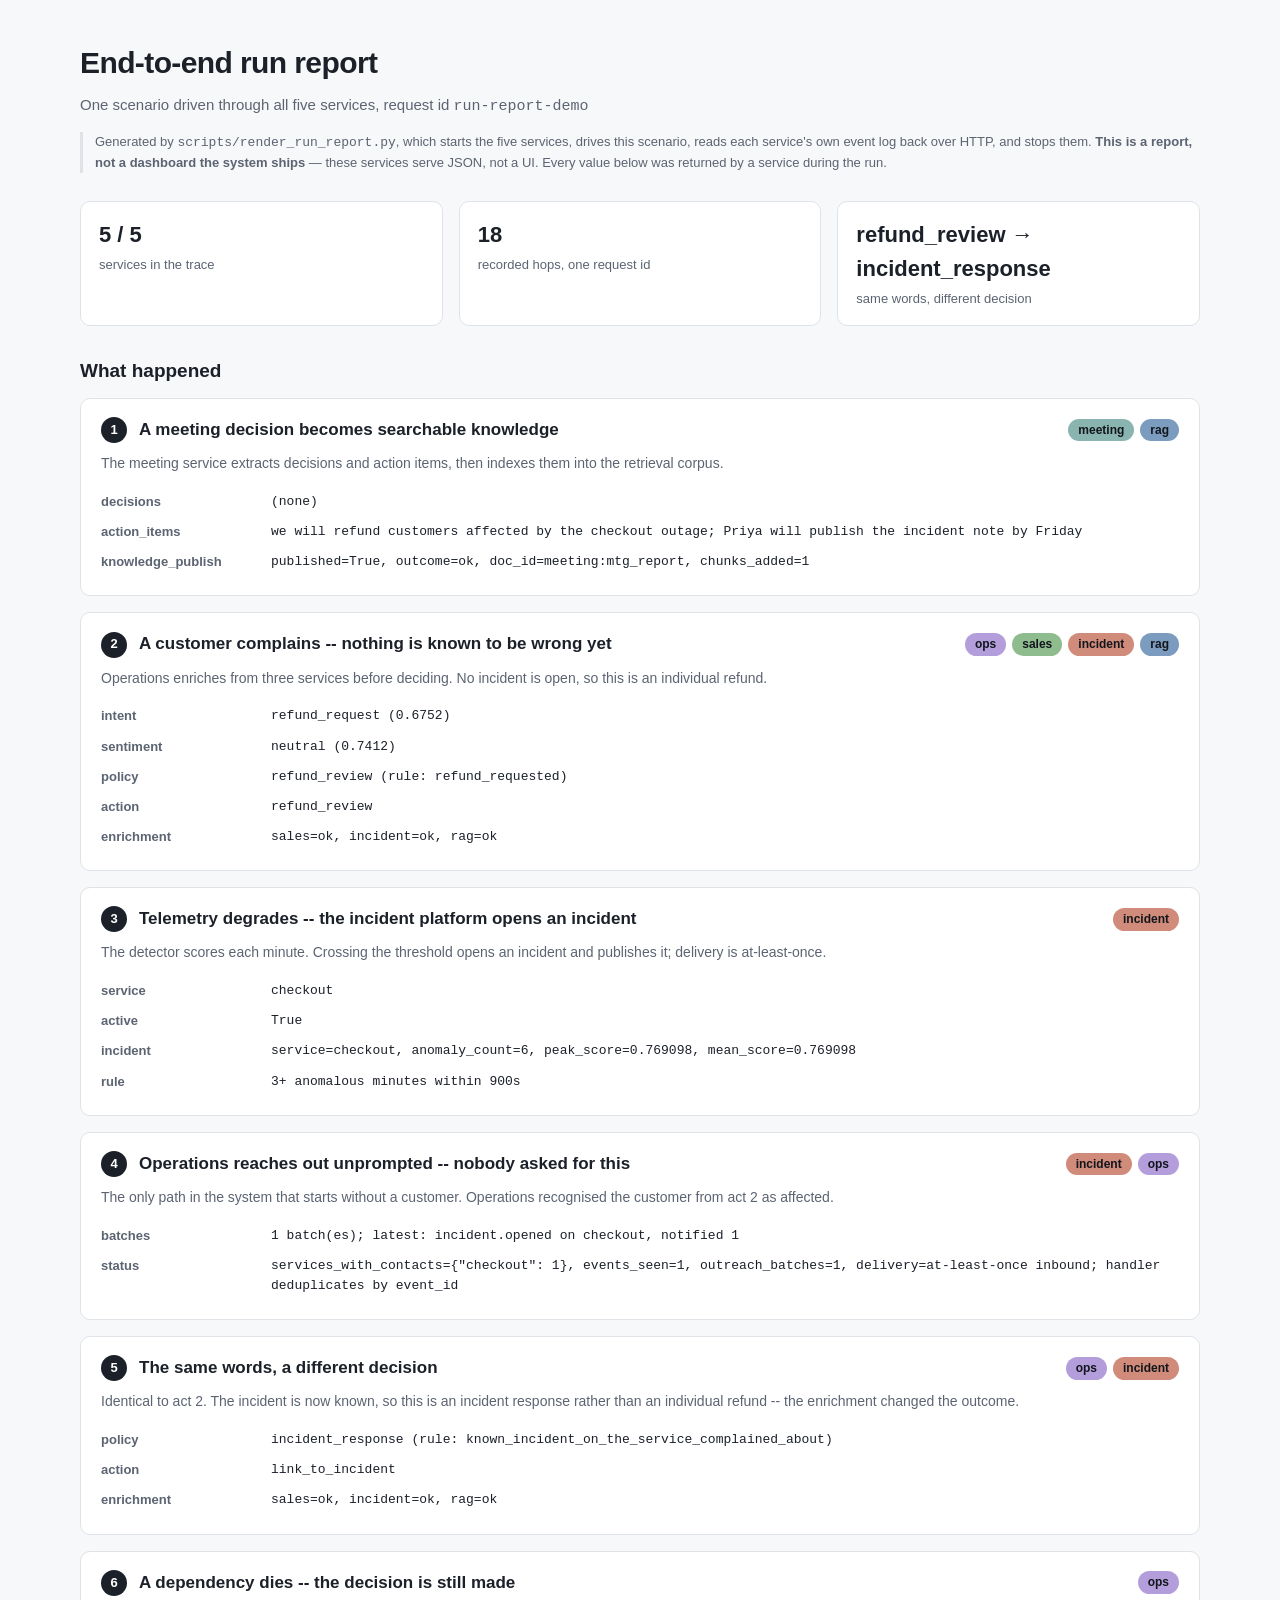
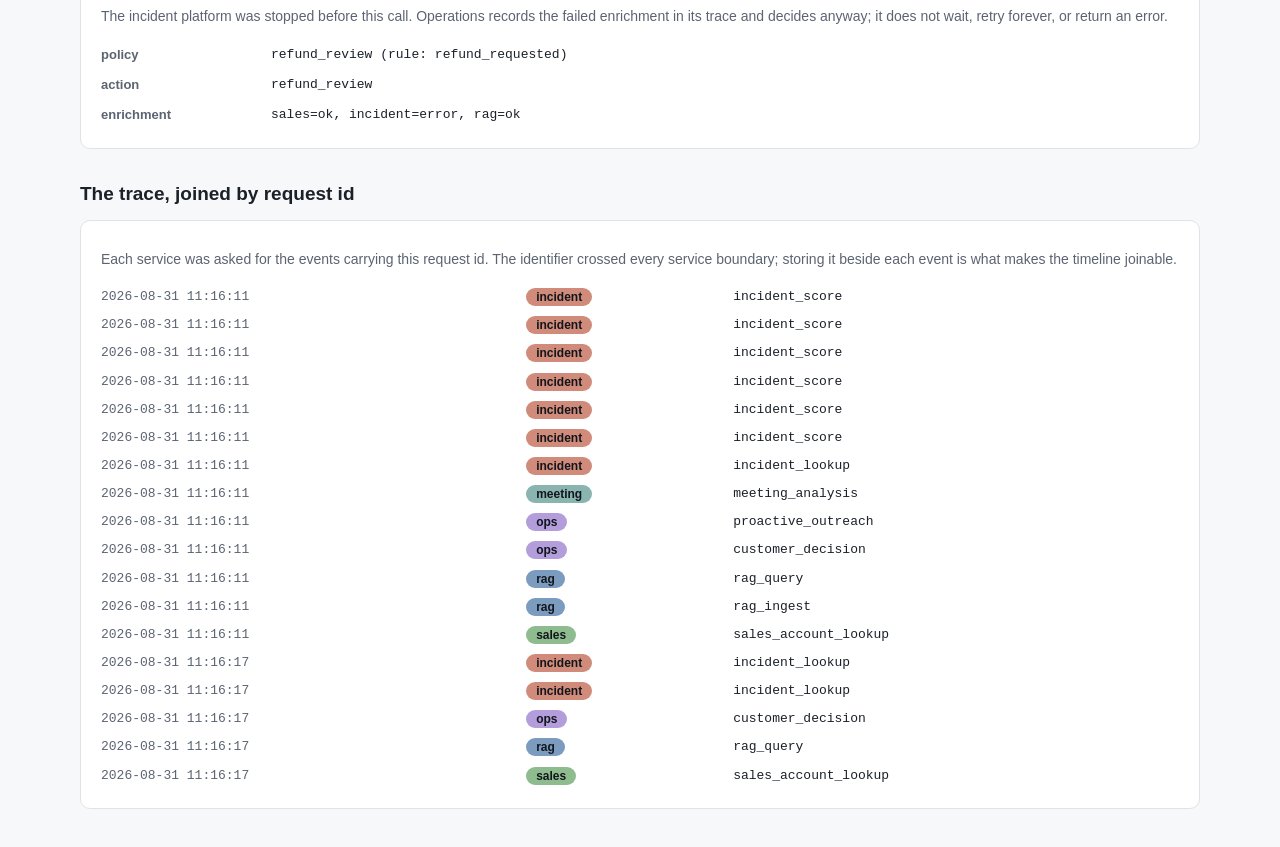
<file: docs/assets/run-report.html>
<!doctype html>
<html lang="en">
<head>
<meta charset="utf-8">
<title>End-to-end run report</title>
<style>
  :root { --ink:#1b2029; --dim:#5c6472; --line:#dfe3e8; --bg:#f7f8f9; }
  * { box-sizing:border-box; }
  body { margin:0; padding:40px; background:var(--bg); color:var(--ink);
         font:15px/1.55 -apple-system,BlinkMacSystemFont,"Segoe UI",Roboto,sans-serif; }
  .wrap { max-width:1120px; margin:0 auto; }
  h1 { font-size:30px; margin:0 0 6px; letter-spacing:-0.02em; }
  .sub { color:var(--dim); margin:0 0 4px; }
  .note { color:var(--dim); font-size:13px; margin:14px 0 28px;
           border-left:3px solid var(--line); padding-left:12px; }
  .headline { display:flex; gap:16px; margin:0 0 28px; flex-wrap:wrap; }
  .card { background:#fff; border:1px solid var(--line); border-radius:10px;
           padding:16px 18px; flex:1; min-width:210px; }
  .card b { display:block; font-size:22px; }
  .card span { color:var(--dim); font-size:13px; }
  .act { background:#fff; border:1px solid var(--line); border-radius:10px;
          padding:18px 20px; margin:0 0 16px; }
  .act-head { display:flex; align-items:center; gap:12px; flex-wrap:wrap; }
  .num { background:var(--ink); color:#fff; width:26px; height:26px;
          border-radius:50%; display:grid; place-items:center;
          font-size:13px; font-weight:700; flex:none; }
  .act h3 { font-size:17px; margin:0; flex:1; }
  .chips { display:flex; gap:6px; flex-wrap:wrap; }
  .chip { background:var(--c); color:#12161c; border-radius:20px;
           padding:2px 10px; font-size:12px; font-weight:600; }
  .detail { color:var(--dim); margin:10px 0 12px; font-size:14px; }
  table { border-collapse:collapse; width:100%; }
  .kv th { text-align:left; width:170px; font-weight:600; color:var(--dim);
            padding:5px 10px 5px 0; vertical-align:top; font-size:13px; }
  .kv td { padding:5px 0; font-family:ui-monospace,Menlo,Consolas,monospace;
            font-size:13px; }
  .trace { background:#fff; border:1px solid var(--line); border-radius:10px;
            padding:18px 20px; }
  .trace td { padding:4px 12px 4px 0; font-size:13px; }
  .ts { color:var(--dim); font-family:ui-monospace,Menlo,Consolas,monospace; }
  .ev { font-family:ui-monospace,Menlo,Consolas,monospace; }
  h2 { font-size:19px; margin:30px 0 12px; }
</style>
</head>
<body>
<div class="wrap">
  <h1>End-to-end run report</h1>
  <p class="sub">One scenario driven through all five services, request id
     <code>run-report-demo</code></p>
  <p class="note">
    Generated by <code>scripts/render_run_report.py</code>, which starts the five
    services, drives this scenario, reads each service's own event log back over
    HTTP, and stops them. <strong>This is a report, not a dashboard the system
    ships</strong> &mdash; these services serve JSON, not a UI. Every value below
    was returned by a service during the run.
  </p>

  <div class="headline">
    <div class="card"><b>5 / 5</b>
      <span>services in the trace</span></div>
    <div class="card"><b>18</b><span>recorded hops, one request id</span></div>
    <div class="card"><b>refund_review &rarr;
      incident_response</b>
      <span>same words, different decision</span></div>
  </div>

  <h2>What happened</h2>
  
    <section class="act">
      <div class="act-head">
        <span class="num">1</span>
        <h3>A meeting decision becomes searchable knowledge</h3>
        <div class="chips"><span class="chip" style="--c:#89b4b0">meeting</span><span class="chip" style="--c:#7c9cbf">rag</span></div>
      </div>
      <p class="detail">The meeting service extracts decisions and action items, then indexes them into the retrieval corpus.</p>
      <table class="kv"><tr><th>decisions</th><td>(none)</td></tr><tr><th>action_items</th><td>we will refund customers affected by the checkout outage; Priya will publish the incident note by Friday</td></tr><tr><th>knowledge_publish</th><td>published=True,  outcome=ok,  doc_id=meeting:mtg_report,  chunks_added=1</td></tr></table>
    </section>
    <section class="act">
      <div class="act-head">
        <span class="num">2</span>
        <h3>A customer complains -- nothing is known to be wrong yet</h3>
        <div class="chips"><span class="chip" style="--c:#b39ddb">ops</span><span class="chip" style="--c:#8fbc8f">sales</span><span class="chip" style="--c:#d08b7a">incident</span><span class="chip" style="--c:#7c9cbf">rag</span></div>
      </div>
      <p class="detail">Operations enriches from three services before deciding. No incident is open, so this is an individual refund.</p>
      <table class="kv"><tr><th>intent</th><td>refund_request  (0.6752)</td></tr><tr><th>sentiment</th><td>neutral  (0.7412)</td></tr><tr><th>policy</th><td>refund_review  (rule: refund_requested)</td></tr><tr><th>action</th><td>refund_review</td></tr><tr><th>enrichment</th><td>sales=ok,  incident=ok,  rag=ok</td></tr></table>
    </section>
    <section class="act">
      <div class="act-head">
        <span class="num">3</span>
        <h3>Telemetry degrades -- the incident platform opens an incident</h3>
        <div class="chips"><span class="chip" style="--c:#d08b7a">incident</span></div>
      </div>
      <p class="detail">The detector scores each minute. Crossing the threshold opens an incident and publishes it; delivery is at-least-once.</p>
      <table class="kv"><tr><th>service</th><td>checkout</td></tr><tr><th>active</th><td>True</td></tr><tr><th>incident</th><td>service=checkout,  anomaly_count=6,  peak_score=0.769098,  mean_score=0.769098</td></tr><tr><th>rule</th><td>3+ anomalous minutes within 900s</td></tr></table>
    </section>
    <section class="act">
      <div class="act-head">
        <span class="num">4</span>
        <h3>Operations reaches out unprompted -- nobody asked for this</h3>
        <div class="chips"><span class="chip" style="--c:#d08b7a">incident</span><span class="chip" style="--c:#b39ddb">ops</span></div>
      </div>
      <p class="detail">The only path in the system that starts without a customer. Operations recognised the customer from act 2 as affected.</p>
      <table class="kv"><tr><th>batches</th><td>1 batch(es); latest: incident.opened on checkout, notified 1</td></tr><tr><th>status</th><td>services_with_contacts={&quot;checkout&quot;: 1},  events_seen=1,  outreach_batches=1,  delivery=at-least-once inbound; handler deduplicates by event_id</td></tr></table>
    </section>
    <section class="act">
      <div class="act-head">
        <span class="num">5</span>
        <h3>The same words, a different decision</h3>
        <div class="chips"><span class="chip" style="--c:#b39ddb">ops</span><span class="chip" style="--c:#d08b7a">incident</span></div>
      </div>
      <p class="detail">Identical to act 2. The incident is now known, so this is an incident response rather than an individual refund -- the enrichment changed the outcome.</p>
      <table class="kv"><tr><th>policy</th><td>incident_response  (rule: known_incident_on_the_service_complained_about)</td></tr><tr><th>action</th><td>link_to_incident</td></tr><tr><th>enrichment</th><td>sales=ok,  incident=ok,  rag=ok</td></tr></table>
    </section>
    <section class="act">
      <div class="act-head">
        <span class="num">6</span>
        <h3>A dependency dies -- the decision is still made</h3>
        <div class="chips"><span class="chip" style="--c:#b39ddb">ops</span></div>
      </div>
      <p class="detail">The incident platform was stopped before this call. Operations records the failed enrichment in its trace and decides anyway; it does not wait, retry forever, or return an error.</p>
      <table class="kv"><tr><th>policy</th><td>refund_review  (rule: refund_requested)</td></tr><tr><th>action</th><td>refund_review</td></tr><tr><th>enrichment</th><td>sales=ok,  incident=error,  rag=ok</td></tr></table>
    </section>

  <h2>The trace, joined by request id</h2>
  <div class="trace">
    <p class="detail">Each service was asked for the events carrying this request
      id. The identifier crossed every service boundary; storing it beside each
      event is what makes the timeline joinable.</p>
    <table><tr><td class="ts">2026-08-31 11:16:11</td><td><span class="chip" style="--c:#d08b7a">incident</span></td><td class="ev">incident_score</td></tr><tr><td class="ts">2026-08-31 11:16:11</td><td><span class="chip" style="--c:#d08b7a">incident</span></td><td class="ev">incident_score</td></tr><tr><td class="ts">2026-08-31 11:16:11</td><td><span class="chip" style="--c:#d08b7a">incident</span></td><td class="ev">incident_score</td></tr><tr><td class="ts">2026-08-31 11:16:11</td><td><span class="chip" style="--c:#d08b7a">incident</span></td><td class="ev">incident_score</td></tr><tr><td class="ts">2026-08-31 11:16:11</td><td><span class="chip" style="--c:#d08b7a">incident</span></td><td class="ev">incident_score</td></tr><tr><td class="ts">2026-08-31 11:16:11</td><td><span class="chip" style="--c:#d08b7a">incident</span></td><td class="ev">incident_score</td></tr><tr><td class="ts">2026-08-31 11:16:11</td><td><span class="chip" style="--c:#d08b7a">incident</span></td><td class="ev">incident_lookup</td></tr><tr><td class="ts">2026-08-31 11:16:11</td><td><span class="chip" style="--c:#89b4b0">meeting</span></td><td class="ev">meeting_analysis</td></tr><tr><td class="ts">2026-08-31 11:16:11</td><td><span class="chip" style="--c:#b39ddb">ops</span></td><td class="ev">proactive_outreach</td></tr><tr><td class="ts">2026-08-31 11:16:11</td><td><span class="chip" style="--c:#b39ddb">ops</span></td><td class="ev">customer_decision</td></tr><tr><td class="ts">2026-08-31 11:16:11</td><td><span class="chip" style="--c:#7c9cbf">rag</span></td><td class="ev">rag_query</td></tr><tr><td class="ts">2026-08-31 11:16:11</td><td><span class="chip" style="--c:#7c9cbf">rag</span></td><td class="ev">rag_ingest</td></tr><tr><td class="ts">2026-08-31 11:16:11</td><td><span class="chip" style="--c:#8fbc8f">sales</span></td><td class="ev">sales_account_lookup</td></tr><tr><td class="ts">2026-08-31 11:16:17</td><td><span class="chip" style="--c:#d08b7a">incident</span></td><td class="ev">incident_lookup</td></tr><tr><td class="ts">2026-08-31 11:16:17</td><td><span class="chip" style="--c:#d08b7a">incident</span></td><td class="ev">incident_lookup</td></tr><tr><td class="ts">2026-08-31 11:16:17</td><td><span class="chip" style="--c:#b39ddb">ops</span></td><td class="ev">customer_decision</td></tr><tr><td class="ts">2026-08-31 11:16:17</td><td><span class="chip" style="--c:#7c9cbf">rag</span></td><td class="ev">rag_query</td></tr><tr><td class="ts">2026-08-31 11:16:17</td><td><span class="chip" style="--c:#8fbc8f">sales</span></td><td class="ev">sales_account_lookup</td></tr></table>
  </div>
</div>
</body>
</html>
</file>
